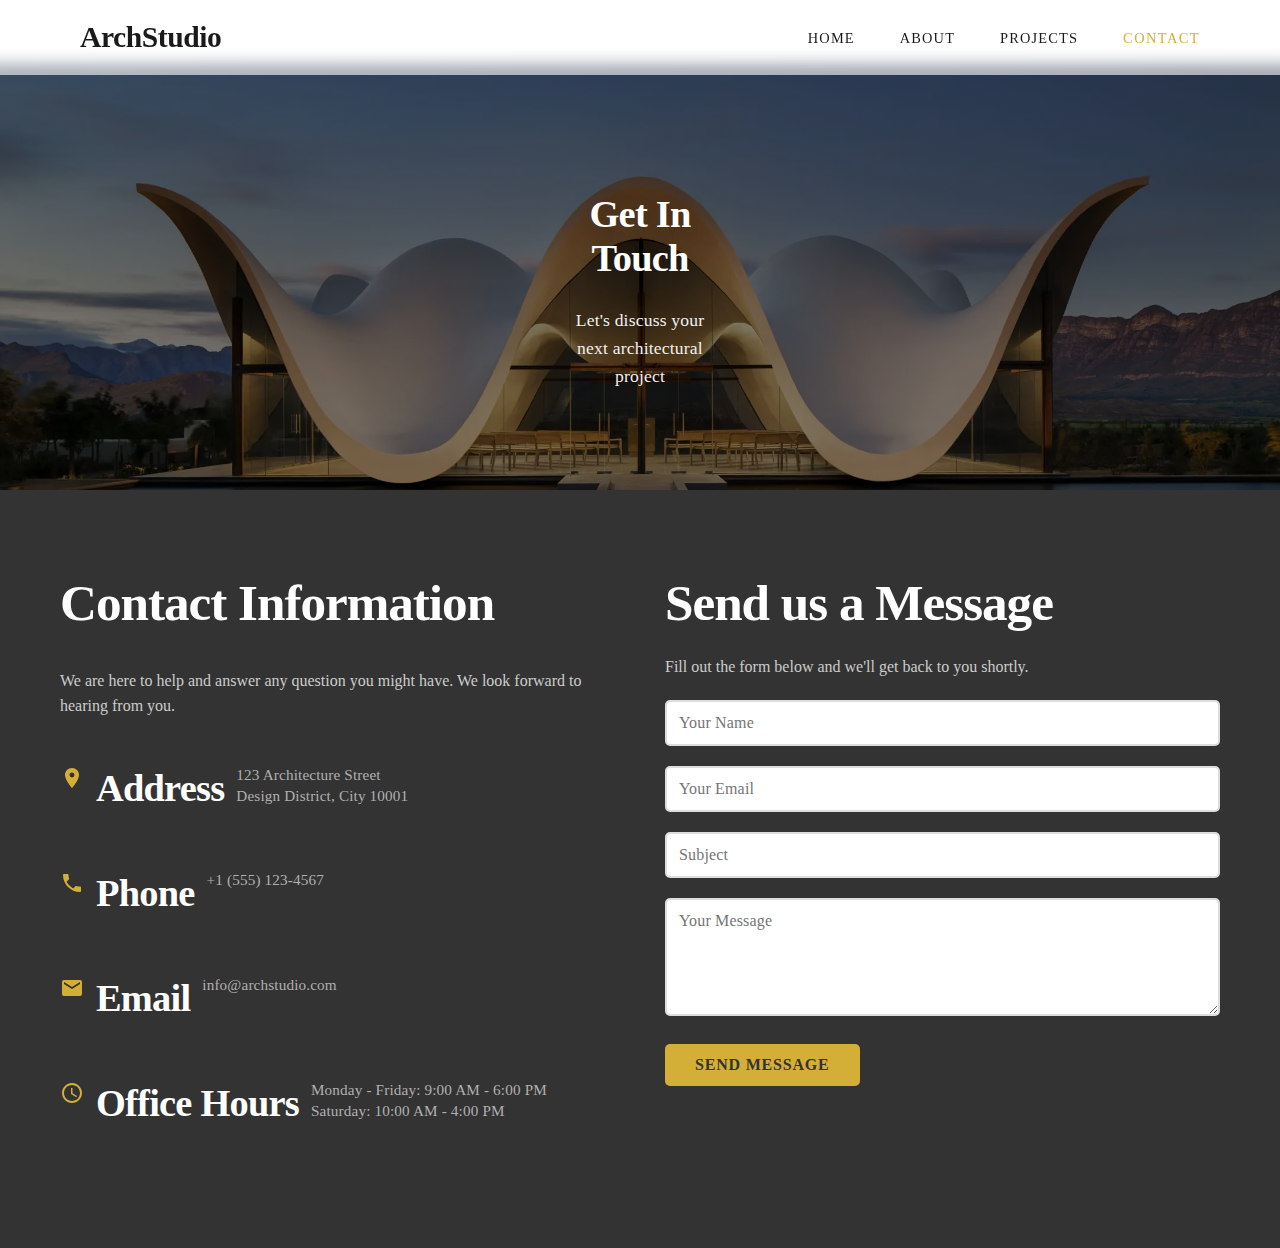
<file: contact.html>
<!DOCTYPE html>
<html lang="en">
<head>
    <meta charset="UTF-8">
    <meta name="viewport" content="width=device-width, initial-scale=1.0">
    <title>Contact - ArchStudio</title>
    <link rel="stylesheet" href="css/style.css">
</head>
<body>
    <nav class="navbar">
        <div class="nav-container">
            <div class="nav-logo">
                <a href="index.html">ArchStudio</a>
            </div>
            <ul class="nav-menu">
                <li class="nav-item">
                    <a href="index.html" class="nav-link">Home</a>
                </li>
                <li class="nav-item">
                    <a href="about.html" class="nav-link">About</a>
                </li>
                <li class="nav-item">
                    <a href="projects.html" class="nav-link">Projects</a>
                </li>
                <li class="nav-item">
                    <a href="contact.html" class="nav-link active">Contact</a>
                </li>
            </ul>
            <div class="hamburger">
                <span class="bar"></span>
                <span class="bar"></span>
                <span class="bar"></span>
            </div>
        </div>
    </nav>

    <section class="contact-hero" style="background-image: linear-gradient(rgba(0,0,0,0.5), rgba(0,0,0,0.5)), url('images/img/arc3.webp'); background-size: cover; background-position: center; padding: 120px 0;">
        <div class="container hero-content">
            <h1 style="color: white !important;">Get In Touch</h1>
            <p class="lead" style="color: #f0f0f0;">Let's discuss your next architectural project</p>
        </div>
    </section>

    <section class="contact-content" style="background-color: #333; color: white;">
        <div class="container">
            <div class="contact-grid">
                <div class="contact-info">
                    <h2 style="color: white;">Contact Information</h2>
                    <p style="margin-bottom: 30px; color: #ccc; line-height: 1.6;">We are here to help and answer any question you might have. We look forward to hearing from you.</p>
                    <div class="contact-item">
                        <div style="margin-bottom: 10px; color: #D4AF37;">
                            <svg width="24" height="24" viewBox="0 0 24 24" fill="currentColor">
                                <path d="M12 2C8.13 2 5 5.13 5 9c0 5.25 7 13 7 13s7-7.75 7-13c0-3.87-3.13-7-7-7zm0 9.5a2.5 2.5 0 010-5 2.5 2.5 0 010 5z"/>
                            </svg>
                        </div>
                        <h3 style="color: white;">Address</h3>
                        <p>123 Architecture Street<br>Design District, City 10001</p>
                    </div>
                    <div class="contact-item">
                        <div style="margin-bottom: 10px; color: #D4AF37;">
                            <svg width="24" height="24" viewBox="0 0 24 24" fill="currentColor">
                                <path d="M6.62 10.79c1.44 2.83 3.76 5.14 6.59 6.59l2.2-2.2c.27-.27.67-.36 1.02-.24 1.12.37 2.33.57 3.57.57.55 0 1 .45 1 1V20c0 .55-.45 1-1 1-9.39 0-17-7.61-17-17 0-.55.45-1 1-1h3.5c.55 0 1 .45 1 1 0 1.25.2 2.45.57 3.57.11.35.03.74-.25 1.02l-2.2 2.2z"/>
                            </svg>
                        </div>
                        <h3 style="color: white;">Phone</h3>
                        <p>+1 (555) 123-4567</p>
                    </div>
                    <div class="contact-item">
                        <div style="margin-bottom: 10px; color: #D4AF37;">
                            <svg width="24" height="24" viewBox="0 0 24 24" fill="currentColor">
                                <path d="M20 4H4c-1.1 0-1.99.9-1.99 2L2 18c0 1.1.9 2 2 2h16c1.1 0 2-.9 2-2V6c0-1.1-.9-2-2-2zm0 4l-8 5-8-5V6l8 5 8-5v2z"/>
                            </svg>
                        </div>
                        <h3 style="color: white;">Email</h3>
                        <p>info@archstudio.com</p>
                    </div>
                    <div class="contact-item">
                        <div style="margin-bottom: 10px; color: #D4AF37;">
                            <svg width="24" height="24" viewBox="0 0 24 24" fill="currentColor">
                                <path d="M11.99 2C6.47 2 2 6.48 2 12s4.47 10 9.99 10C17.52 22 22 17.52 22 12S17.52 2 11.99 2zM12 20c-4.42 0-8-3.58-8-8s3.58-8 8-8 8 3.58 8 8-3.58 8-8 8z"/>
                                <path d="M12.5 7H11v6l5.25 3.15.75-1.23-4.5-2.67z"/>
                            </svg>
                        </div>
                        <h3 style="color: white;">Office Hours</h3>
                        <p>Monday - Friday: 9:00 AM - 6:00 PM<br>Saturday: 10:00 AM - 4:00 PM</p>
                    </div>
                </div>
                
                <div class="contact-form">
                    <h2 style="color: white;">Send us a Message</h2>
                    <p style="margin-bottom: 20px; color: #ccc;">Fill out the form below and we'll get back to you shortly.</p>
                    <form id="contactForm">
                        <div class="form-group">
                            <input type="text" id="name" name="name" placeholder="Your Name" required>
                        </div>
                        <div class="form-group">
                            <input type="email" id="email" name="email" placeholder="Your Email" required>
                        </div>
                        <div class="form-group">
                            <input type="text" id="subject" name="subject" placeholder="Subject" required>
                        </div>
                        <div class="form-group">
                            <textarea id="message" name="message" placeholder="Your Message" rows="5" required></textarea>
                        </div>
                        <button type="submit" class="submit-btn">Send Message</button>
                    </form>
                </div>
            </div>
        </div>
    </section>

    <script src="js/script.js"></script>
</body>
</html>
</file>
<file: css/style.css>
/* Reset and Base Styles */
* {
    margin: 0;
    padding: 0;
    box-sizing: border-box;
}

/* Font imports */
@import url('https://fonts.googleapis.com/css2?family=Playfair+Display:wght@300;400;500;600;700&display=swap');

/* Animations */
@keyframes fadeIn {
    from {
        opacity: 0;
    }
    to {
        opacity: 1;
    }
}

/* Base typography */
body {
    font-family: 'Playfair Display', serif;
    line-height: 1.7;
    color: #333;
    font-weight: 400;
    -webkit-font-smoothing: antialiased;
    -moz-osx-font-smoothing: grayscale;
}

html, body {
    overflow-x: hidden;
    max-width: 100%;
}

.container {
    max-width: 1200px;
    margin: 0 auto;
    padding: 0 20px;
}

/* Headings - Playfair Display for elegance */
h1, h2, h3, h4, h5, h6 {
    font-family: 'Playfair Display', serif;
    font-weight: 600;
    line-height: 1.3;
    margin-bottom: 1rem;
    color: #1a1a1a;
    letter-spacing: -0.02em;
}

h1 {
    font-size: clamp(2.5rem, 5vw, 4.5rem);
    font-weight: 700;
    letter-spacing: -0.03em;
    line-height: 1.1;
}

h2 {
    font-size: clamp(2rem, 4vw, 3.5rem);
    font-weight: 600;
}

h3 {
    font-size: clamp(1.5rem, 3vw, 2.5rem);
}

h4 {
    font-size: clamp(1.25rem, 2.5vw, 2rem);
    font-family: 'Playfair Display', serif;
    font-weight: 600;
    letter-spacing: 0.02em;
}

/* Navigation */
.navbar {
    background: rgba(255,255,255,0);
    position: fixed;
    width: 100%;
    top: 0;
    z-index: 1000;
    transition: all 0.35s cubic-bezier(0.4, 0, 0.2, 1);
    backdrop-filter: blur(10px);
    -webkit-backdrop-filter: blur(10px);
}

.navbar.scrolled {
    background: rgba(255,255,255,0.92);
    box-shadow: 0 4px 30px rgba(0,0,0,0.08);
    backdrop-filter: blur(12px);
    -webkit-backdrop-filter: blur(12px);
}

.nav-container {
    max-width: 1200px;
    margin: 0 auto;
    padding: 0 40px;
    display: flex;
    justify-content: space-between;
    align-items: center;
    height: 75px;
}

.nav-logo a {
    font-family: 'Playfair Display', serif;
    font-size: 1.85rem;
    font-weight: 700;
    letter-spacing: -0.015em;
    color: #1a1a1a;
    text-decoration: none;
    transition: color 0.35s cubic-bezier(0.4, 0, 0.2, 1);
}

.navbar.scrolled .nav-logo a {
    color: #1a1a1a;
}

.nav-menu {
    display: flex;
    list-style: none;
    gap: 45px;
    align-items: center;
}

.nav-link {
    font-family: 'Playfair Display', serif;
    font-weight: 400;
    font-size: 0.9rem;
    letter-spacing: 0.08em;
    text-transform: uppercase;
    text-decoration: none;
    color: #1a1a1a;
    transition: all 0.35s cubic-bezier(0.4, 0, 0.2, 1);
    position: relative;
    padding-bottom: 2px;
}

.navbar.scrolled .nav-link {
    color: #333;
}

.nav-link::after {
    content: '';
    position: absolute;
    bottom: -4px;
    left: 0;
    width: 0;
    height: 1.5px;
    background: linear-gradient(90deg, #D4AF37, #F4D581);
    transition: width 0.35s cubic-bezier(0.4, 0, 0.2, 1);
}

.nav-link.active,
.nav-link:hover::after {
    width: 100%;
}

.nav-link.active {
    color: #D4AF37;
    font-weight: 500;
    letter-spacing: 0.1em;
}

.nav-link:hover {
    color: #D4AF37;
}

.hamburger {
    display: none;
    flex-direction: column;
    cursor: pointer;
    gap: 5px;
}

.bar {
    width: 28px;
    height: 2.5px;
    background: #1a1a1a;
    border-radius: 2px;
    transition: all 0.3s cubic-bezier(0.4, 0, 0.2, 1);
}

.navbar.scrolled .bar {
    background: #333;
}

.hamburger.active .bar:nth-child(1) {
    transform: translateY(10px) rotate(45deg);
}

.hamburger.active .bar:nth-child(2) {
    opacity: 0;
}

.hamburger.active .bar:nth-child(3) {
    transform: translateY(-10px) rotate(-45deg);
}

/* Hero Sections */
 .hero {
     height: 100vh;
     position: relative;
     display: flex;
     align-items: center;
     justify-content: center;
     text-align: center;
     color: white;
     overflow: hidden;
}

.hero-video {
    position: absolute;
    top: 50%;
    left: 50%;
    min-width: 100%;
    min-height: 100%;
    width: auto;
    height: auto;
    z-index: -1;
    transform: translate(-50%, -50%);
    background-size: cover;
    object-fit: cover;
    max-width: 100%;
    filter: saturate(0.9) contrast(1.05);
}

.hero::before {
    content: '';
    position: absolute;
    top: 0;
    left: 0;
    width: 100%;
    height: 100%;

    z-index: 0;
}

.hero-overlay {
    position: absolute;
    inset: 0;
    pointer-events: none;
    z-index: 0;
}

.about-hero,
.projects-hero,
.contact-hero {
    height: 420px;
    display: flex;
    align-items: center;
    justify-content: center;
    text-align: center;
    color: white;
    margin-top: 70px;
}

.about-hero {
    background-image: url('../images/img/arc5.jpg');
    background-size: cover;
    background-position: center;
    position: relative;
}

.about-hero::before {
    content: '';
    position: absolute;
    inset: 0;
    background: linear-gradient(180deg, rgba(3,6,12,0.45) 0%, rgba(3,6,12,0.45) 100%);
    z-index: 0;
}

.projects-hero {
    background-image: url('../images/img/arc5.jpg');
    background-size: cover;
    background-position: center;
    position: relative;
}

.projects-hero::before {
    content: '';
    position: absolute;
    inset: 0;
    background: linear-gradient(180deg, rgba(3,6,12,0.45) 0%, rgba(3,6,12,0.45) 100%);
    z-index: 0;
}

.about-hero .container {
    position: relative;
    z-index: 2;
}

.projects-hero .container {
    position: relative;
    z-index: 2;
}

.hero-content h1 {
    font-size: clamp(1.8rem, 3vw, 2.8rem);
    font-weight: 700;
    letter-spacing: -0.02em;
    line-height: 1.15;
    margin-bottom: 0.6rem;
    color: white;
    text-shadow: 0 12px 30px rgba(2,6,12,0.35);
    text-transform: none;
    max-width: 60%;
}

.hero-content p {
    font-family: 'Playfair Display', serif;
    font-size: clamp(1.05rem, 1.6vw, 1.35rem);
    font-weight: 300;
    line-height: 1.6;
    letter-spacing: 0.01em;
    max-width: 680px;
    margin: 0 0 2rem 0;
    color: rgba(255,255,255,0.88);
    font-size: clamp(0.95rem, 1.6vw, 1.1rem);
    max-width: 48%;
    margin-top: 1rem;
}

.cta-button {
    font-family: 'Playfair Display', serif;
    font-weight: 600;
    letter-spacing: 0.05em;
    text-transform: uppercase;
    font-size: 0.95rem;
    display: inline-block;
    padding: 14px 36px;
    background: transparent;
    color: #ffffff;
    text-decoration: none;
    border-radius: 40px;
    border: 1.5px solid rgba(255,255,255,0.85);
    transition: all 0.28s ease;
    backdrop-filter: blur(4px);
}

.cta-button:hover {
    background: rgba(255,255,255,0.08);
    transform: translateY(-3px);
}

.hero-content {
    position: relative;
    z-index: 2;
    max-width: 900px;
    padding-top: 6vh;
    margin: 0 auto;
    text-align: center;
    display: flex;
    flex-direction: column;
    align-items: center;
    justify-content: center;
}

/* When text is hidden, reduce opacity of text */
.hero-content.text-hidden h1,
.hero-content.text-hidden p,
.hero-content.text-hidden .cta-button {
    opacity: 0;
    transform: translateY(8px);
}

.hero-content.revealed h1,
.hero-content.revealed p,
.hero-content.revealed .cta-button {
    opacity: 1;
    transform: translateY(0);
}

/* Featured Projects */
.featured {
    padding: 80px 0;
    background: #f8f9fa;
}

.featured h2 {
    text-align: center;
    margin-bottom: 50px;
    font-size: 2.5rem;
    color: #333;
}

.projects-grid {
    display: grid;
    grid-template-columns: repeat(auto-fit, minmax(300px, 1fr));
    gap: 30px;
}

.project-card {
    background: white;
    border-radius: 10px;
    overflow: hidden;
    box-shadow: 0 5px 15px rgba(0,0,0,0.1);
    transition: transform 0.3s;
    border-top: 3px solid #D4AF37;
}

.project-card:hover {
    transform: translateY(-5px);
}

.project-image {
    height: 200px;
    background: #ddd;
    background-size: cover;
    background-position: center;
}

.project-card h3 {
    padding: 20px 20px 10px;
    color: #333;
}

.project-card p {
    padding: 0 20px 20px;
    color: #666;
}

/* About Page */
.about-content {
    padding: 80px 0;
    background: #333;
    color: #f5f5f5;
}

.about-content h2 {
    color: #ffffff;
}

.about-grid {
    display: grid;
    grid-template-columns: 2fr 1fr;
    gap: 50px;
    align-items: start;
}

.about-text h2 {
    margin: 30px 0 15px;
    color: #333;
    font-size: clamp(1.5rem, 2.5vw, 2rem);
}

.about-text h2::after {
    content: '';
    display: block;
    width: 60px;
    height: 4px;
    background: #D4AF37;
    margin-top: 12px;
}

.about-text h2:first-child {
    margin-top: 0;
}

.about-stats {
    display: grid;
    grid-template-columns: 1fr 1fr;
    gap: 30px;
}

.stat {
    text-align: center;
    padding: 28px;
    background: #D4AF37;
    border-radius: 12px;
    border: 1px solid rgba(255,255,255,0.04);
    box-shadow: 0 6px 20px rgba(0,0,0,0.18);
    color: #333;
}

.stat h3 {
    font-family: 'Playfair Display', serif;
    font-size: 3rem;
    font-weight: 700;
    letter-spacing: -0.03em;
    color: #333;
    margin-bottom: 10px;
}

/* Services and Team styling for About page */
.services-list {
    display: grid;
    grid-template-columns: repeat(auto-fit, minmax(220px, 1fr));
    gap: 20px;
    margin-top: 20px;
}

.service-item {
    background: #3b3b3b;
    padding: 20px;
    border-radius: 12px;
    border: 1px solid rgba(255,255,255,0.04);
    box-shadow: 0 8px 24px rgba(0,0,0,0.18);
    color: #f0f0f0;
    border-top: 3px solid #D4AF37;
}

.service-item h4 {
    margin-bottom: 8px;
    color: #333;
    font-size: clamp(1rem, 1.8vw, 1.5rem);
}

.team-grid {
    display: grid;
    grid-template-columns: repeat(auto-fit, minmax(200px, 1fr));
    gap: 24px;
    margin-top: 20px;
}

.team-member {
    text-align: center;
    background: #3b3b3b;
    padding: 18px;
    border-radius: 12px;
    border: 1px solid rgba(255,255,255,0.04);
    box-shadow: 0 8px 24px rgba(0,0,0,0.18);
    color: #f0f0f0;
    border-top: 3px solid #D4AF37;
}

.team-member img {
    width: 100%;
    height: 180px;
    object-fit: cover;
    border-radius: 8px;
    margin-bottom: 12px;
    border: 1px solid rgba(255,255,255,0.04);
}

.about-text p {
    color: #e6e6e6;
    margin-bottom: 18px;
    max-width: 65ch;
}

/* Ensure container inside about stays visually dark */
.about-content .container {
    background: transparent;
}

/* Force all text on the About page to be white */
.about-content, .about-content * {
    color: #ffffff !important;
}

.about-content .lead {
    color: #f0f0f0;
}

/* Projects Page */
.projects-grid-page {
    padding: 100px 0;
    background: #333;
}

.filter-buttons {
    text-align: center;
    margin-bottom: 80px;
}

.filter-btn {
    font-family: 'Playfair Display', serif;
    font-weight: 500;
    letter-spacing: 0.08em;
    text-transform: uppercase;
    font-size: 0.85rem;
    padding: 12px 24px;
    margin: 0 12px 8px;
    background: transparent;
    border: 2px solid #666;
    border-radius: 0;
    color: #fff;
    cursor: pointer;
    transition: all 0.4s ease;
}

.filter-btn.active,
.filter-btn:hover {
    background: #D4AF37;
    color: #333;
    border-color: #D4AF37;
}

.projects-container {
    display: grid;
    gap: 80px;
}

.project-item {
    display: grid;
    grid-template-columns: 1fr 1fr;
    gap: 60px;
    align-items: center;
    padding-bottom: 60px;
    border-bottom: 1px solid rgba(255,255,255,0.1);
}

.project-image-large {
    height: 400px;
    background: #4a4a4a;
    border-radius: 0;
    box-shadow: 0 10px 40px rgba(0,0,0,0.4);
}

.project-info h3 {
    font-family: 'Playfair Display', serif;
    font-size: clamp(1.8rem, 4vw, 2.5rem);
    font-weight: 600;
    letter-spacing: -0.02em;
    margin-bottom: 20px;
    color: #D4AF37;
    line-height: 1.2;
}

.project-info p {
    font-family: 'Playfair Display', serif;
    font-weight: 400;
    line-height: 1.8;
    letter-spacing: 0.01em;
    margin-bottom: 20px;
    color: #ddd;
    font-size: 1rem;
}

/* Contact Page */
.contact-content {
    padding: 80px 0;
}

.contact-grid {
    display: grid;
    grid-template-columns: 1fr 1fr;
    gap: 50px;
}

.contact-item {
    margin-bottom: 30px;
}

.contact-item h3 {
    color: #333;
    margin-bottom: 10px;
}

.form-group {
    margin-bottom: 20px;
}

    .form-group input,
    .form-group textarea {
    font-family: 'Playfair Display', serif;
    font-weight: 400;
    letter-spacing: 0.01em;
    width: 100%;
    padding: 12px;
    border: 2px solid #ddd;
    border-radius: 5px;
    font-size: 16px;
    transition: border-color 0.3s;
}

.form-group input:focus,
.form-group textarea:focus {
    outline: none;
    border-color: #D4AF37;
}

.submit-btn {
    font-family: 'Playfair Display', serif;
    font-weight: 600;
    letter-spacing: 0.05em;
    text-transform: uppercase;
    font-size: 0.9rem;
    background: #D4AF37;
    color: #333;
    padding: 12px 30px;
    border: none;
    border-radius: 5px;
    cursor: pointer;
    font-size: 16px;
    transition: background 0.3s;
}

.submit-btn:hover {
    background: #C9A02B;
}

/* Responsive Design */
@media (max-width: 768px) {
    .hamburger {
        display: flex;
    }
    
    .nav-menu {
        position: fixed;
        left: -100%;
        top: 70px;
        flex-direction: column;
        background-color: white;
        width: 100%;
        text-align: center;
        transition: 0.3s;
        box-shadow: 0 10px 27px rgba(0,0,0,0.05);
        padding: 20px 0;
    }
    
    .nav-menu.active {
        left: 0;
    }
    
    .hero-content h1 {
        letter-spacing: -0.02em;
    }
    
    .about-grid,
    .contact-grid,
    .project-item {
        grid-template-columns: 1fr;
    }
    
    .about-stats {
        grid-template-columns: 1fr 1fr;
    }
    
    .projects-grid {
        grid-template-columns: 1fr;
    }
    
    .filter-buttons {
        display: flex;
        flex-wrap: wrap;
        justify-content: center;
        gap: 10px;
    }
    
    .filter-btn {
        margin: 5px;
    }

    .nav-logo a {
        font-size: 1.5rem;
    }
    
    .panel-text {
        font-size: clamp(1.5rem, 6vw, 2.5rem);
        line-height: 1.2;
    }
}

/* Description Section */
.description-section {
    height: 100vh;
    width: 100%;
    display: flex;
    align-items: center;
    justify-content: center;
    text-align: center;
    background-color: #f0f2f5;
    background-image: url('../images/architecture.jpg');
    background-size: cover;
    background-position: center;
    background-repeat: no-repeat;
    color: #333;
    padding: 20px;
}

.description-section p {
    font-size: 1.2rem;
    margin-bottom: 10px;
    max-width: 800px;
    margin-left: auto;
    margin-right: auto;
    text-align: justify;
}

.description-section .discover-evadara {
    margin-top: 30px;
}

.description-section .container {
    padding: 40px;
    border: 1px solid transparent;
    transition: border-color 1s ease-in-out;
    position: relative;
    z-index: 1;
    clip-path: polygon(40px 0, calc(100% - 40px) 0, 100% 40px, 100% calc(100% - 40px), calc(100% - 40px) 100%, 40px 100%, 0 calc(100% - 40px), 0 40px);
    background: rgba(255, 255, 255, 0.1);
    backdrop-filter: blur(4px);
    -webkit-backdrop-filter: blur(4px);
    border: 1px solid rgba(255, 255, 255, 0.2);
    border-radius: 12px;
    box-shadow: 
        0 1px 8px rgba(0, 0, 0, 0.1),
        inset 0 0 0 1px rgba(255, 255, 255, 0.3);
}

.description-section .container.border-active {
    border-color: gold;
}

#typing-text {
    font-family: 'Playfair Display', serif;
    font-size: clamp(1.1rem, 2vw, 1.3rem);
    font-weight: 400;
    line-height: 1.8;
    letter-spacing: 0.01em;
    margin-bottom: 10px;
    max-width: 800px;
    margin-left: auto;
    margin-right: auto;
    text-align: center;
    min-height: 200px;
    opacity: 0;
    transition: opacity 1s ease-in-out;
}

#typing-text p {
    margin-bottom: 10px;
    line-height: 1.6;
}

#typing-text p.tagline {
    font-family: 'Playfair Display', serif;
    font-size: clamp(1.5rem, 3vw, 2.2rem);
    font-weight: 600;
    letter-spacing: -0.01em;
    color: #030f17;
    margin-top: 20px;
}

#typing-text p.tagline-subtitle {
    font-family: 'Playfair Display', serif;
    font-size: clamp(1rem, 1.8vw, 1.2rem);
    font-weight: 300;
    letter-spacing: 0.03em;
    color: #555;
}

#cursor {
    display: inline-block;
    width: 3px;
    height: 1.5em;
    background-color: #333;
    margin-left: 5px;
    animation: blink 0.7s infinite;
}

@keyframes blink {
    0% { opacity: 1; }
    50% { opacity: 0; }
    100% { opacity: 1; }
}

/* Scroll Animation Section */
.scroll-animation-section {
    position: relative;
    z-index: 10;
}

.scroll-section {
    height: 100vh;
    display: flex;
    justify-content: center;
    align-items: center;
    position: relative;
}

.orange-section {
    background-image: url('../images/shake.jpg');
    background-size: cover;
    background-position: center;
    background-repeat: no-repeat;
    position: relative;
    overflow: hidden;
}

.orange-section::before {
    content: '';
    position: absolute;
    inset: 0;
    /* dull the background image with a neutral grey overlay */
    background: rgba(120,120,120,0.55);
    z-index: 0;
}

.orange-section .text {
    font-family: 'Playfair Display', serif;
    font-size: clamp(1.8rem, 4vw, 3rem);
    font-weight: 600;
    letter-spacing: -0.02em;
    line-height: 1.2;
    color: #fff;
    text-align: center;
    max-width: 900px;
    padding: 40px 60px;
    margin: 0 auto;
    display: inline-block;
    border-radius: 10px;
    position: relative;
    z-index: 2;
    background-image: url('../images/evadara-text-bg.jpg');
    background-size: cover;
    background-position: center;
    background-repeat: no-repeat;
}

.orange-section .text::before {
    content: '';
    position: absolute;
    inset: 0;
    border-radius: 10px;
    background: linear-gradient(180deg, rgba(0,0,0,0.28), rgba(0,0,0,0.28));
    z-index: 1;
}

/* Animated underline for the title */
.orange-section .text::after {
    content: '';
    position: absolute;
    left: 50%;
    bottom: 14px;
    transform: translateX(-50%) scaleX(0);
    transform-origin: center;
    width: 70%;
    height: 4px;
    border-radius: 4px;
    background: linear-gradient(90deg, #D4AF37, #F4D581);
    z-index: 3;
    transition: transform 0.45s cubic-bezier(0.22, 1, 0.36, 1);
    animation: underlineGrow 0.9s ease forwards 0.35s;
}

.orange-section .text:hover::after {
    transform: translateX(-50%) scaleX(1);
}

@keyframes underlineGrow {
    from { transform: translateX(-50%) scaleX(0); }
    to   { transform: translateX(-50%) scaleX(1); }
}

.black-section {
    background-image: url('');
    background-size: cover;
    background-position: center center;
    background-repeat: no-repeat;
    display: flex;
    justify-content: center;
    align-items: center;
}

.blue-section {
    background-color: #333;
}

.blue-section h2 {
    font-family: 'Playfair Display', serif;
    font-size: clamp(2rem, 4vw, 3.5rem);
    font-weight: 300;
    letter-spacing: 0.1em;
    text-transform: uppercase;
    color: white;
    text-align: center;
}

.animation-container {
    display: flex;
    justify-content: space-around;
    align-items: center;
    width: 100%;
    max-width: 1200px;
    padding: 0 20px;
}

.text-wrap {
    position: relative;
    overflow: hidden;
    width: 450px;
    height: 80vh;
}

.panel-text {
    font-family: 'Playfair Display', serif;
    font-size: clamp(2.5rem, 4vw, 1.75rem);
    font-weight: 700;
    letter-spacing: -0.03em;
    line-height: 1.1;
    
    position: absolute;
    left: 0%;
    top: 0%;
    right: 0%;
    bottom: 0%;
    z-index: 1;
    width: 100%;
    height: 100%;
    text-align: center;
    background-color:transparent;
    display: flex;
    justify-content: center;
    align-items: center;
    transform: translateY(100%);
    opacity: 0;
}

.p-wrap {
    position: relative;
    overflow: hidden;
    width: 500px;
    height: 80vh;
}

.panel {
    position: absolute;
    left: 0%;
    top: 0%;
    right: 0%;
    bottom: 0%;
    z-index: 1;
    width: 100%;
    height: 100%;
}

.glass-panel {
    background: rgba(255, 255, 255, 0.1);
    background-image: url('../images/mns.png');
    backdrop-filter: blur(4px);
    -webkit-backdrop-filter: blur(4px);
    border: 1px solid rgba(255, 255, 255, 0.2);
    border-radius: 12px;
    box-shadow: 
        0 1px 8px rgba(0, 0, 0, 0.1),
        inset 0 0 0 1px rgba(255, 255, 255, 0.3);
}

/* Responsive adjustments for scroll animation */
@media (max-width: 968px) {
    .animation-container {
        flex-direction: column;
        gap: 40px;
    }
    
    .black-section {
        height: auto;
        min-height: 100vh;
        padding: 80px 0;
    }
    
    .text-wrap, .p-wrap {
        width: 100%;
        max-width: 450px;
        height: 300px;
    }
}

/* Dramatic Intro Text Animation */
.orange-section .text {
    opacity: 0;
    transform: translateY(50px) scale(0.9);
    filter: blur(5px);
}

@media (max-width: 600px) {
    .orange-section .text {
        font-size: 1.5rem;
    }
    
    .panel-text {
        font-size: 30px;
    }
    
    .text-wrap, .p-wrap {
        height: 250px;
    }
    
    .blue-section h2 {
        font-size: 2rem;
    }
}

/* Featured Projects Horizontal Scrolling */
.featured-header {
    text-align: center;
    margin-bottom: 50px;
    padding: 0 20px;
}

.featured-header h2 {
    font-size: 2.5rem;
    color: #333;
    margin-bottom: 15px;
}

.featured-header p {
    font-size: 1.1rem;
    color: #666;
    margin-bottom: 20px;
}

.scroll-down {
    display: inline-flex;
    align-items: center;
    gap: 10px;
    color: #D4AF37;
    font-weight: 500;
}

.arrow {
    width: 20px;
    height: 20px;
    border-right: 2px solid #D4AF37;
    border-bottom: 2px solid #D4AF37;
    transform: rotate(45deg);
    animation: bounce 2s infinite;
}

/* Design Card Component CSS */
.design-card-container {
    height: 100vh;
    display: flex;
    justify-content: center;
    align-items: center;
    width: 100%;
}

.adv-leaf-horizontal {
    width: 60%;
    height: 70%;
    background: transparent;
    border-width: 1px 3px 1px 3px;
    border-style: solid;
    border-color: #f9e71d #f8f843 #feec21 #fce91a;
    border-radius: 0 60px 0 60px;
    -moz-border-radius: 0 60px 0 60px;
    -webkit-border-radius: 0 60px 0 60px;
    display: flex;
    flex-direction: column;
    align-items: center;
    justify-content: center;
    transition: transform 0.5s ease;
    margin-bottom: 2rem;
    background-color: rgba(255, 255, 255, 0.9);
    box-shadow: 0 10px 30px rgba(0, 0, 0, 0.1);
    padding: 30px;
    position: relative;
    overflow: visible;
}

.adv-leaf-horizontal:hover {
    transform: translateY(-5px);
    box-shadow: 0 15px 35px rgba(0, 0, 0, 0.15);
}

.design-title {
    font-family: 'Playfair Display', serif;
    font-size: clamp(1.8rem, 3vw, 2.8rem);
    font-weight: 700;
    letter-spacing: -0.02em;
    background-color: white;
    align-self: flex-start;
    height: 2em;
    margin-left: -2.5em;
    color: #333;
    text-shadow: 2px 2px 4px rgba(0, 0, 0, 0.1);
    position: relative;
    z-index: 2;
    padding: 0 20px;
    white-space: nowrap;
}

.design-content {
    font-family: 'Playfair Display', serif;
    font-size: clamp(1rem, 1.8vw, 1.2rem);
    font-weight: 400;
    line-height: 1.7;
    letter-spacing: 0.01em;
    width: 80%;
    height: 60%;
    color: #444;
    text-align: center;
    display: flex;
    align-items: center;
    padding: 20px;
    position: relative;
    z-index: 2;
}

.design-accent {
    position: absolute;
    width: 200px;
    height: 200px;
    border-radius: 50%;
    background: radial-gradient(circle, #D4AF37 0%, #E6C456 70%, transparent 71%);
    opacity: 0.1;
    z-index: 1;
}

.accent-1 {
    top: -50px;
    right: -50px;
}

.accent-2 {
    bottom: -80px;
    left: -80px;
    width: 250px;
    height: 250px;
}

@media (max-width: 992px) {
    .adv-leaf-horizontal {
        width: 80%;
        height: 60%;
    }
    
    .design-title {
        font-size: 2.5em;
        margin-left: -1.2em;
    }
    
    .design-content {
        font-size: 1.3em;
    }
}

@media (max-width: 768px) {
    .adv-leaf-horizontal {
        width: 90%;
        height: 70%;
        padding: 20px;
    }
    
    .design-title {
        font-size: 2em;
        margin-left: -0.8em;
    }
    
    .design-content {
        width: 95%;
        font-size: 1.1em;
    }
}

@media (max-width: 480px) {
    .adv-leaf-horizontal {
        width: 95%;
        height: 75%;
        padding: 15px;
    }
    
    .design-title {
        font-size: 1.8em;
        margin-left: -0.6em;
    }
    
    .design-content {
        font-size: 1em;
        padding: 10px;
    }
}

@keyframes bounce {
    0%, 100% { transform: rotate(45deg) translateY(0); }
    50% { transform: rotate(45deg) translateY(5px); }
}

/* Horizontal Container - Taller */
.horizontal-container {
    width: 500%;
    height: 90vh;
    display: flex;
    flex-wrap: nowrap;
    will-change: transform;
}

/* Project Cards for Horizontal Layout - Taller */
.project-card-horizontal {
    width: 20%;
    height: 100%;
    background: white;
    margin: 0;
    border-radius: 0;
    box-shadow: none;
    position: relative;
    overflow: hidden;
    opacity: 0.6;
    scale: 0.9;
    transition: opacity 0.3s, scale 0.3s;
    display: flex;
    flex-direction: column;
    border-right: 1px solid #f0f0f0;
}

.project-card-horizontal.active {
    opacity: 1;
    scale: 1;
}

.project-image-horizontal {
    height: 70%;
    background-size: cover;
    background-position: center;
    position: relative;
    background-color: #f8f9fa;
    display: flex;
    align-items: center;
    justify-content: center;
}

.project-card-horizontal:nth-child(1) .project-image-horizontal,
.project-card-horizontal:nth-child(2) .project-image-horizontal,
.project-card-horizontal:nth-child(3) .project-image-horizontal,
.project-card-horizontal:nth-child(4) .project-image-horizontal,
.project-card-horizontal:nth-child(5) .project-image-horizontal {
    background: #f8f9fa;
}

.project-image-horizontal::before {
    content: "Project Image";
    color: #999;
    font-size: 1.2rem;
    font-weight: 300;
    text-align: center;
}

.project-content {
    padding: 40px;
    flex: 1;
    display: flex;
    flex-direction: column;
    justify-content: center;
    position: relative;
    background: white;
}

.project-content h3 {
    font-size: 2rem;
    color: #333;
    margin-bottom: 20px;
}

.project-content p {
    color: #666;
    line-height: 1.7;
    margin-bottom: 25px;
    font-size: 1.1rem;
}

.project-number {
    position: absolute;
    top: 40px;
    right: 40px;
    font-size: 4rem;
    font-weight: bold;
    color: rgba(212, 175, 55, 0.1);
}

/* Responsive Design for Taller Horizontal Sections */
@media (max-width: 968px) {
    .horizontal-container {
        height: 85vh;
    }
    
    .project-content {
        padding: 30px;
    }
    
    .project-content h3 {
        font-size: 1.8rem;
    }
    
    .project-number {
        font-size: 3rem;
        top: 30px;
        right: 30px;
    }
}

@media (max-width: 600px) {
    .horizontal-container {
        height: 80vh;
    }
    
    .featured-header h2 {
        font-size: 2rem;
    }
    
    .project-content {
        padding: 25px;
    }
    
    .project-content h3 {
        font-size: 1.5rem;
    }
    
    .project-content p {
        font-size: 1rem;
    }
    
    .project-number {
        font-size: 2.5rem;
        top: 25px;
        right: 25px;
    }
    
    .project-image-horizontal {
        height: 65%;
    }
}

/* For very tall screens */
@media (min-height: 1000px) {
    .horizontal-container {
        height: 85vh;
    }
}

/* Testimonial Section */
.testimonial-section {
    padding: 80px 0;
    background-image: url('../images/hexBg.jpg');
    background-size: cover;
    background-position: center;
    background-repeat: no-repeat;
    position: relative;
    min-height: auto;
    color: #fff;
    overflow: hidden;
}

.testimonial-section::before {
    content: '';
    position: absolute;
    inset: 0;
    z-index: 0;
}

.testimonial-header {
    text-align: center;
    margin-bottom: 50px;
}

.testimonial-header h2 {
    font-family: 'Playfair Display', serif;
    font-size: clamp(2.2rem, 4vw, 3.2rem);
    font-weight: 600;
    letter-spacing: 0.05em;
    color: #333;
}

/* Testimonial Carousel */
.testimonial-carousel {
    position: relative;
    max-width: 800px;
    margin: 0 auto 40px;
}

.carousel-container {
    overflow: visible;
    border-radius: 2px;
    margin-bottom: 40px;
}

.carousel-track {
    display: flex;
    transition: transform 0.4s ease-in-out;
}

.carousel-slide {
    flex: 0 0 100%;
    min-width: 100%;
    padding: 0 20px;
    opacity: 0;
    transform: translateX(30px);
    transition: all 0.4s ease-in-out;
    position: absolute;
    top: 0;
    left: 0;
    width: 100%;
}

.carousel-slide.active {
    opacity: 1;
    transform: translateX(0);
    position: relative;
}

.testimonial-card {
    background: rgba(255,255,255,0.95);
    padding: 100px 40px 40px;
    border-radius: 6px;
    box-shadow: 0 10px 40px rgba(0,0,0,0.12);
    position: relative;
    overflow: visible;
    border: 1px solid rgba(0,0,0,0.06);
    text-align: center;
    max-width: 700px;
    margin: 0 auto;
    animation: fadeInUp 0.5s ease-out;
    z-index: 10;
}

.testimonial-card::before {
    content: '';
    position: absolute;
    top: 0;
    left: 0;
    width: 100%;
    height: 4px;
    background: linear-gradient(90deg, #D4AF37, #333);
    z-index: 5;
}

/* Top Center Avatar - VERY LARGE */
.author-avatar-top {
    position: absolute;
    top: -70px;
    left: 50%;
    transform: translateX(-50%);
    width: 160px;
    height: 160px;
    border-radius: 50%;
    overflow: hidden;
    border: 6px solid white;
    box-shadow: 0 8px 35px rgba(0,0,0,0.2);
    z-index: 1000;
    transition: all 0.3s ease;
    background: white;
}

.author-avatar-top:hover {
    transform: translateX(-50%) scale(1.05);
    box-shadow: 0 12px 40px rgba(0,0,0,0.25);
}

.author-avatar-top img {
    width: 100%;
    height: 100%;
    object-fit: cover;
    display: block;
}

.testimonial-content {
    margin-bottom: 25px;
    position: relative;
    z-index: 10;
}

.testimonial-text {
    font-family: 'Playfair Display', serif;
    font-size: clamp(1.1rem, 1.8vw, 1.3rem);
    font-weight: 400;
    line-height: 1.8;
    letter-spacing: 0.01em;
    font-style: italic;
    text-align: center;
    margin: 0;
    position: relative;
    color: #333;
}

.testimonial-text::before {
    content: '"';
    font-size: 4rem;
    color: #D4AF37;
    opacity: 0.3;
    position: absolute;
    top: -25px;
    left: 50%;
    transform: translateX(-50%);
    font-family: Georgia, serif;
    line-height: 1;
    z-index: 1;
}

/* Testimonial Author */
.testimonial-author {
    text-align: center;
    padding-top: 25px;
    border-top: 1px solid #eee;
    position: relative;
    z-index: 10;
}

.author-info h3 {
    font-family: 'Playfair Display', serif;
    font-size: 1.4rem;
    font-weight: 600;
    letter-spacing: -0.01em;
    color: #333;
    margin-bottom: 8px;
}

    .author-info p {
    font-family: 'Playfair Display', serif;
    font-weight: 400;
    letter-spacing: 0.03em;
    color: #666;
    font-size: 1rem;
    margin: 0;
    font-style: normal;
}

/* Carousel Controls */
.carousel-controls {
    display: flex;
    align-items: center;
    justify-content: center;
    gap: 30px;
    margin-top: 50px;
    position: relative;
    z-index: 100;
}

.carousel-btn {
    font-family: 'Playfair Display', serif;
    font-weight: 600;
    letter-spacing: 0.05em;
    text-transform: uppercase;
    font-size: 0.9rem;
    background: white;
    border: 2px solid #D4AF37;
    color: #D4AF37;
    width: 50px;
    height: 50px;
    border-radius: 50%;
    display: flex;
    align-items: center;
    justify-content: center;
    cursor: pointer;
    transition: all 0.2s ease;
    box-shadow: 0 3px 12px rgba(212, 175, 55, 0.2);
    position: relative;
    z-index: 100;
}

.carousel-btn:hover {
    background: #D4AF37;
    color: white;
    transform: translateY(-2px);
    box-shadow: 0 5px 18px rgba(212, 175, 55, 0.3);
}

.carousel-btn:active {
    transform: translateY(0);
}

.carousel-btn:disabled {
    opacity: 0.5;
    cursor: not-allowed;
    transform: none;
}

.carousel-btn:disabled:hover {
    background: white;
    color: #D4AF37;
}

/* Carousel Indicators */
.carousel-indicators {
    display: flex;
    gap: 12px;
    position: relative;
    z-index: 100;
}

.indicator {
    width: 12px;
    height: 12px;
    border-radius: 50%;
    border: none;
    background: #ddd;
    cursor: pointer;
    transition: all 0.2s ease;
    position: relative;
}

.indicator::before {
    content: '';
    position: absolute;
    top: 50%;
    left: 50%;
    transform: translate(-50%, -50%);
    width: 20px;
    height: 20px;
    border-radius: 50%;
    background: transparent;
    transition: all 0.2s ease;
}

.indicator:hover::before {
    background: rgba(212, 175, 55, 0.1);
}

.indicator.active {
    background: #D4AF37;
    transform: scale(1.2);
}

/* Testimonial Footer */
.testimonial-footer {
    text-align: center;
    padding-top: 30px;
    border-top: 1px solid #eee;
    margin-top: 30px;
    position: relative;
    z-index: 10;
}

.testimonial-footer p {
    color: #999;
    font-size: 0.9rem;
    margin: 0;
    font-style: italic;
}

/* Testimonial Animations */
@keyframes fadeInUp {
    from {
        opacity: 0;
        transform: translateY(20px);
    }
    to {
        opacity: 1;
        transform: translateY(0);
    }
}

/* Responsive Design - KEEP IMAGES LARGE */
@media (max-width: 968px) {
    .testimonial-carousel {
        max-width: 90%;
    }
    
    .testimonial-card {
        padding: 90px 30px 30px;
    }
    
    .author-avatar-top {
        width: 140px;
        height: 140px;
        top: -60px;
    }
}

@media (max-width: 768px) {
    .testimonial-section {
        padding: 60px 0;
    }
    
    .testimonial-header h2 {
        font-size: 2.5rem;
        margin-bottom: 40px;
    }
    
    .testimonial-card {
        padding: 80px 25px 25px;
    }
    
    .author-avatar-top {
        width: 130px;
        height: 130px;
        top: -55px;
        border-width: 5px;
    }
    
    .carousel-controls {
        gap: 25px;
        margin-top: 45px;
    }
}

@media (max-width: 480px) {
    .testimonial-section {
        padding: 50px 0;
    }
    
    .testimonial-header h2 {
        font-size: 2.2rem;
        margin-bottom: 35px;
    }
    
    .testimonial-card {
        padding: 70px 20px 20px;
    }
    
    .author-avatar-top {
        width: 120px;
        height: 120px;
        top: -50px;
        border-width: 4px;
    }
    
    .testimonial-text {
        font-size: 1rem;
    }
    
    .carousel-controls {
        gap: 20px;
        margin-top: 40px;
    }
}

/* Ensure the entire section fits in viewport with LARGE images */
@media (max-height: 700px) {
    .testimonial-section {
        padding: 50px 0;
    }
    
    .testimonial-card {
        padding: 80px 25px 25px;
    }
    
    .author-avatar-top {
        width: 120px;
        height: 120px;
        top: -50px;
    }
}

@media (max-height: 600px) {
    .testimonial-section {
        padding: 40px 0;
    }
    
    .testimonial-header {
        margin-bottom: 30px;
    }
    
    .testimonial-header h2 {
        font-size: 2.2rem;
    }
    
    .testimonial-card {
        padding: 70px 20px 20px;
    }
    
    .author-avatar-top {
        width: 110px;
        height: 110px;
        top: -45px;
    }
    
    .carousel-controls {
        margin-top: 35px;
    }
}

/* Modern Gallery Section */
.gallery-section {
    padding: 120px 0;
    background: linear-gradient(180deg, #ffffff 0%, #f8f9fa 100%);
    position: relative;
}

.gallery-header {
    text-align: center;
    margin-bottom: 80px;
    padding: 0 20px;
}

.gallery-header h1 {
    font-family: 'Playfair Display', serif;
    font-size: clamp(2rem, 4vw, 3.5rem);
    font-weight: 600;
    color: #333;
    margin-bottom: 10px;
    letter-spacing: -0.02em;
}

.gallery-header p {
    font-family: 'Playfair Display', serif;
    font-size: 1.1rem;
    color: #666;
    font-weight: 300;
    letter-spacing: 0.05em;
}

/* Gallery Grid */
.gallery-grid {
    max-width: 1200px;
    margin: 0 auto;
    padding: 0 20px;
    display: grid;
    grid-template-columns: repeat(auto-fit, minmax(280px, 1fr));
    gap: 24px;
}

.gallery-item {
    position: relative;
    overflow: hidden;
    border-radius: 12px;
    aspect-ratio: 4 / 3;
    box-shadow: 0 8px 32px rgba(0, 0, 0, 0.08);
    cursor: pointer;
    transition: all 0.4s cubic-bezier(0.25, 0.46, 0.45, 0.94);
}

.gallery-item img {
    width: 100%;
    height: 100%;
    object-fit: cover;
    transition: transform 0.6s cubic-bezier(0.25, 0.46, 0.45, 0.94);
}

.gallery-item::before {
    content: '';
    position: absolute;
    inset: 0;
    background: linear-gradient(135deg, rgba(0,0,0,0) 0%, rgba(0,0,0,0.3) 100%);
    opacity: 0;
    transition: opacity 0.4s cubic-bezier(0.25, 0.46, 0.45, 0.94);
    z-index: 2;
    pointer-events: none;
}

.gallery-item::after {
    content: '⬆';
    position: absolute;
    top: 50%;
    left: 50%;
    transform: translate(-50%, -50%) scale(0.5);
    font-size: 3rem;
    color: white;
    opacity: 0;
    transition: all 0.4s cubic-bezier(0.25, 0.46, 0.45, 0.94);
    z-index: 3;
    pointer-events: none;
}

.gallery-item:hover {
    transform: translateY(-8px);
    box-shadow: 0 16px 48px rgba(0, 0, 0, 0.15);
}

.gallery-item:hover img {
    transform: scale(1.08);
}

.gallery-item:hover::before {
    opacity: 1;
}

.gallery-item:hover::after {
    opacity: 1;
    transform: translate(-50%, -50%) scale(1);
}

@media (max-width: 768px) {
    .gallery-section {
        padding: 80px 0;
    }

    .gallery-header {
        margin-bottom: 60px;
    }

    .gallery-grid {
        grid-template-columns: repeat(auto-fit, minmax(200px, 1fr));
        gap: 16px;
    }
}

.gridLayer:nth-child(1) .gridBlock {
    top: 5vw;
    left: 20vw;
    width: 10vw;
    height: 10vw;
}

@media only screen and (max-width: 580px) {
    .gridLayer:nth-child(1) .gridBlock {
        top: 11.111vw;
        left: 23.889vw;
        width: 15vw;
        height: 15vw;
    }
}

.gridLayer:nth-child(2) .gridBlock {
    top: 0;
    left: 32.5vw;
    width: 15vw;
    height: 15vw;
}

@media only screen and (max-width: 580px) {
    .gridLayer:nth-child(2) .gridBlock {
        top: 0;
        left: 43.333vw;
        width: 26.389vw;
        height: 26.389vw;
    }
}

.gridLayer:nth-child(3) .gridBlock {
    left: 0;
    top: 25vw;
    width: 15vw;
    height: 15vw;
}

@media only screen and (max-width: 580px) {
    .gridLayer:nth-child(3) .gridBlock {
        top: 30.278vw;
        left: 0;
        width: 26.389vw;
        height: 26.389vw;
    }
}

.gridLayer:nth-child(4) .gridBlock {
    top: 17.5vw;
    left: 17.5vw;
    width: 30vw;
    height: 30vw;
}

@media only screen and (max-width: 580px) {
    .gridLayer:nth-child(4) .gridBlock {
        top: 30.278vw;
        left: 30.278vw;
        width: 39.444vw;
        height: 39.444vw;
    }
}

.gridLayer:nth-child(5) {
    z-index: 1;
}

.gridLayer:nth-child(5) .gridBlock {
    top: 20vw;
    left: 50vw;
    width: 5vw;
    height: 5vw;
}

@media only screen and (max-width: 580px) {
    .gridLayer:nth-child(5) .gridBlock {
        top: 23.889vw;
        left: 73.889vw;
        width: 15.278vw;
        height: 15.278vw;
    }
}

.gridLayer:nth-child(5) a {
    height: 100%;
    display: flex;
    align-items: center;
    justify-content: center;
}

.gridLayer:nth-child(5) svg {
    width: 1.75vw;
    fill: white;
}

@media only screen and (max-width: 580px) {
    .gridLayer:nth-child(5) svg {
        width: 4.722vw;
    }
}

.gridLayer:nth-child(6) .gridBlock {
    left: 50vw;
    top: 27.5vw;
    width: 20vw;
    height: 20vw;
}

@media only screen and (max-width: 580px) {
    .gridLayer:nth-child(6) .gridBlock {
        top: 43.889vw;
        left: 73.889vw;
        width: 26.389vw;
        height: 26.389vw;
    }
}

.gridLayer:nth-child(7) .gridBlock {
    left: 10vw;
    top: 42.5vw;
    width: 5vw;
    height: 5vw;
}

@media only screen and (max-width: 580px) {
    .gridLayer:nth-child(7) .gridBlock {
        display: none;
    }
}

.gridLayer:nth-child(8) .gridBlock {
    bottom: 5vw;
    left: 42.5vw;
    width: 5vw;
    height: 5vw;
}

@media only screen and (max-width: 580px) {
    .gridLayer:nth-child(8) .gridBlock {
        display: none;
    }
}

.gridLayer:nth-child(9) .gridBlock {
    bottom: 0;
    left: 50vw;
    width: 10vw;
    height: 10vw;
}

@media only screen and (max-width: 580px) {
    .gridLayer:nth-child(9) .gridBlock {
        top: 73.889vw;
        left: 58.889vw;
        width: 15.278vw;
        height: 15.278vw;
    }
}

.gridBlock {
    display: block;
    position: absolute;
}

.centerBlock {
    opacity: 1;
}

.additional-content {
    padding: 100px 0;
    text-align: center;
    background: #f8f9fa;
}

/* Footer Styles */
.footer {
    background: #1a1a1a;
    color: #fff;
    padding: 60px 0 0;
    margin-top: 0;
}

.footer-container {
    max-width: 1200px;
    margin: 0 auto;
    padding: 0 20px;
}

.footer-content {
    display: grid;
    grid-template-columns: 2fr 1fr 1fr 1.5fr;
    gap: 50px;
    margin-bottom: 50px;
}

.footer-section h3.footer-heading {
    font-family: 'Playfair Display', serif;
    font-weight: 600;
    letter-spacing: 0.05em;
    color: #fff;
    font-size: 1.1rem;
    margin-bottom: 20px;
    text-transform: uppercase;
}

/* Logo Section */
.footer-logo a {
    font-family: 'Playfair Display', serif;
    font-size: 1.8rem;
    font-weight: 700;
    letter-spacing: -0.02em;
    color: #fff;
    text-decoration: none;
    margin-bottom: 15px;
    display: block;
}

.footer-description {
    font-family: 'Playfair Display', serif;
    font-weight: 400;
    letter-spacing: 0.01em;
    color: #b0b0b0;
    line-height: 1.6;
    margin-bottom: 25px;
    max-width: 300px;
}

.social-links {
    display: flex;
    gap: 15px;
}

.social-link {
    display: flex;
    align-items: center;
    justify-content: center;
    width: 40px;
    height: 40px;
    background: rgba(255, 255, 255, 0.1);
    border-radius: 50%;
    color: #fff;
    transition: all 0.3s ease;
}

.social-link:hover {
    background: #D4AF37;
    transform: translateY(-2px);
}

/* Footer Links */
.footer-links {
    list-style: none;
}

.footer-links li {
    margin-bottom: 12px;
}

.footer-links a {
    font-family: 'Playfair Display', serif;
    font-weight: 400;
    letter-spacing: 0.01em;
    color: #b0b0b0;
    text-decoration: none;
    transition: color 0.3s ease;
    font-size: 0.95rem;
}

.footer-links a:hover {
    color: #D4AF37;
}

/* Contact Info */
.contact-info {
    display: flex;
    flex-direction: column;
    gap: 15px;
}

.contact-item {
    font-family: 'Playfair Display', serif;
    font-weight: 400;
    letter-spacing: 0.01em;
    display: flex;
    align-items: flex-start;
    gap: 12px;
    color: #b0b0b0;
    font-size: 0.95rem;
    line-height: 1.4;
}

.contact-item svg {
    flex-shrink: 0;
    margin-top: 2px;
}

/* Footer Bottom */
.footer-bottom {
    border-top: 1px solid #333;
    padding: 25px 0;
}

.footer-bottom-content {
    display: flex;
    justify-content: space-between;
    align-items: center;
}

.footer-bottom p {
    font-family: 'Playfair Display', serif;
    font-weight: 400;
    letter-spacing: 0.01em;
    color: #b0b0b0;
    font-size: 0.9rem;
    margin: 0;
}

.footer-legal {
    display: flex;
    gap: 25px;
}

.footer-legal a {
    font-family: 'Playfair Display', serif;
    font-weight: 400;
    letter-spacing: 0.01em;
    color: #b0b0b0;
    text-decoration: none;
    font-size: 0.9rem;
    transition: color 0.3s ease;
}

.footer-legal a:hover {
    color: #D4AF37;
}

/* Responsive Design */
@media (max-width: 968px) {
    .footer-content {
        grid-template-columns: 1fr 1fr;
        gap: 40px;
    }
    
    .footer-section:first-child {
        grid-column: 1 / -1;
    }
}

@media (max-width: 768px) {
    .footer {
        padding: 40px 0 0;
    }
    
    .footer-content {
        grid-template-columns: 1fr;
        gap: 30px;
    }
    
    .footer-bottom-content {
        flex-direction: column;
        gap: 15px;
        text-align: center;
    }
    
    .footer-legal {
        gap: 15px;
    }
}

@media (max-width: 480px) {
    .footer-container {
        padding: 0 15px;
    }
    
    .footer-content {
        gap: 25px;
    }
    
    .social-links {
        gap: 10px;
    }
    
    .social-link {
        width: 35px;
        height: 35px;
    }
    
    .footer-legal {
        flex-direction: column;
        gap: 10px;
    }
}

.about-text p {
    color: #444;
    font-size: 1.05rem;
    line-height: 1.8;
    margin-bottom: 18px;
}
</file>
